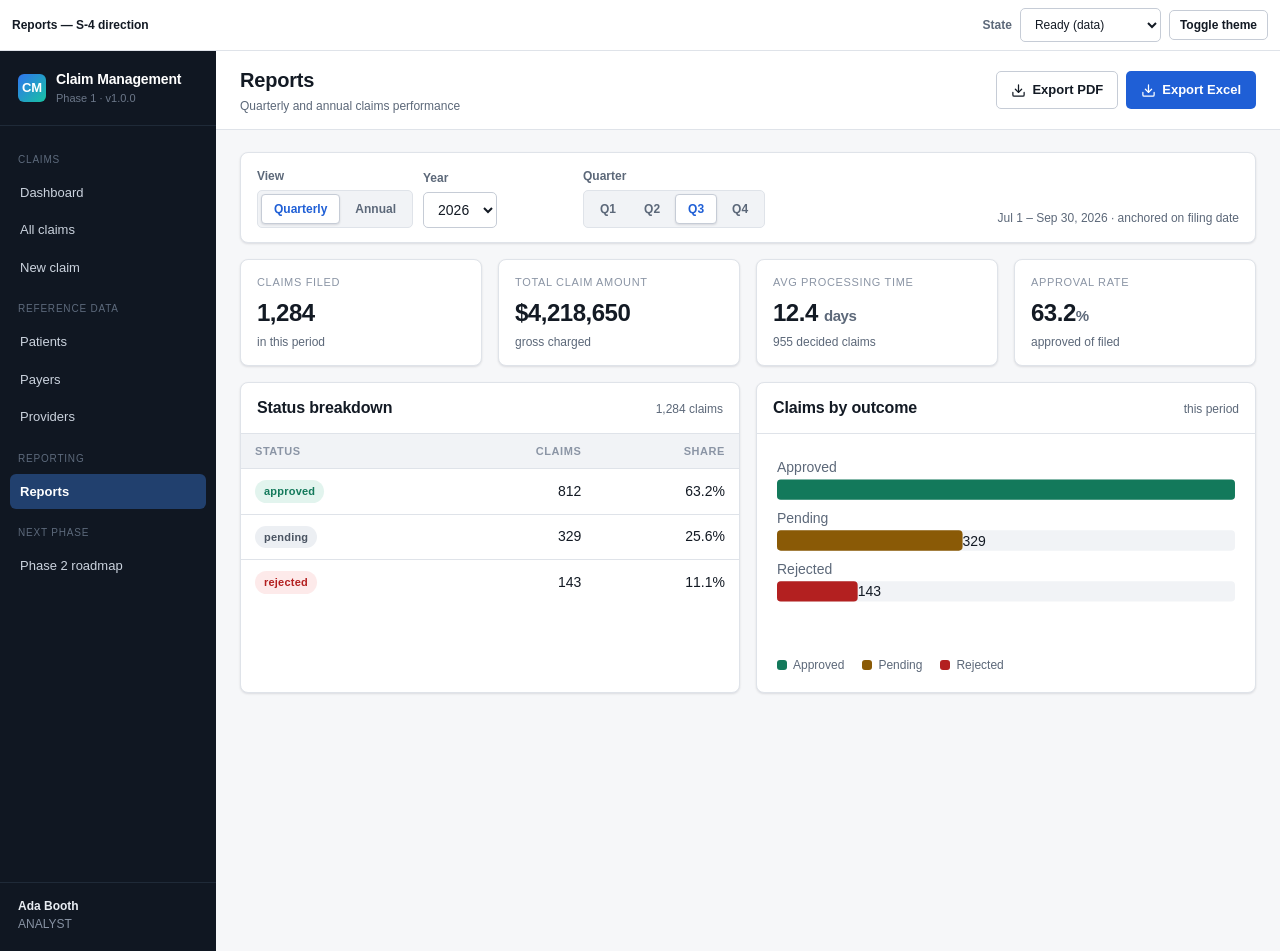
<file: docs/reporting/reports-design-mock/index.html>
<!doctype html>
<html lang="en" data-theme="light">
<head>
<meta charset="utf-8" />
<meta name="viewport" content="width=device-width, initial-scale=1" />
<title>Reports — design direction (S-4)</title>
<!--
  S-4 design mock for the Reports page. Loads the VERBATIM production
  stylesheet (styles.css, copied from frontend/src/styles.css) plus the
  additive reporting tokens (reporting.css == docs/reporting/reports-tokens.css).
  Open this file, use the State selector and Toggle theme button, and
  capture five states x 1440/390 x light/dark for review.
  Note: styles.css and reporting.css must sit alongside this file (they do,
  in this same docs/reporting/reports-design-mock/ folder).
-->
<link rel="stylesheet" href="styles.css" />
<link rel="stylesheet" href="reporting.css" />
<style>
  .mock-bar{position:sticky;top:0;z-index:60;display:flex;gap:8px;align-items:center;
    padding:8px 12px;background:var(--surface);border-bottom:1px solid var(--border);font-size:12px}
  .mock-bar .grow{flex:1}
  .lucide{width:15px;height:15px;stroke:currentColor;fill:none;stroke-width:2;
    stroke-linecap:round;stroke-linejoin:round;flex-shrink:0}
</style>
</head>
<body>
<div class="mock-bar">
  <strong>Reports — S-4 direction</strong>
  <span class="grow"></span>
  <label style="margin:0">State</label>
  <select id="state" style="width:auto">
    <option value="ready">Ready (data)</option>
    <option value="loading">Loading (skeleton)</option>
    <option value="empty">Empty (no data)</option>
    <option value="exporting">Export in progress</option>
    <option value="error">Error</option>
  </select>
  <button class="btn btn-secondary btn-sm" id="theme">Toggle theme</button>
</div>

<div class="app">
  <aside class="sidebar">
    <div class="brand">
      <div class="brand-mark">CM</div>
      <div><div class="brand-text">Claim Management</div><div class="brand-sub">Phase 1 &middot; v1.0.0</div></div>
    </div>
    <nav class="nav">
      <div class="nav-label">Claims</div>
      <a href="#">Dashboard</a>
      <a href="#">All claims</a>
      <a href="#">New claim</a>
      <div class="nav-label">Reference data</div>
      <a href="#">Patients</a><a href="#">Payers</a><a href="#">Providers</a>
      <div class="nav-label">Reporting</div>
      <a href="#" class="active">Reports</a>
      <div class="nav-label">Next phase</div>
      <a href="#">Phase 2 roadmap</a>
    </nav>
    <div class="sidebar-footer"><strong>Ada Booth</strong><span>ANALYST</span></div>
  </aside>

  <div class="main">
    <header class="topbar">
      <div class="topbar-title">
        <h1>Reports</h1>
        <span class="topbar-sub">Quarterly and annual claims performance</span>
      </div>
      <div class="btn-row" id="exports">
        <button class="btn btn-secondary" id="btnPdf">
          <svg class="lucide" viewBox="0 0 24 24"><path d="M21 15v4a2 2 0 0 1-2 2H5a2 2 0 0 1-2-2v-4"/><path d="M7 10l5 5 5-5"/><path d="M12 15V3"/></svg>
          Export PDF
        </button>
        <button class="btn" id="btnXlsx">
          <svg class="lucide" viewBox="0 0 24 24"><path d="M21 15v4a2 2 0 0 1-2 2H5a2 2 0 0 1-2-2v-4"/><path d="M7 10l5 5 5-5"/><path d="M12 15V3"/></svg>
          Export Excel
        </button>
      </div>
    </header>

    <div class="content" id="content"><!-- filled by JS per state --></div>
  </div>
</div>

<script>
const P = {
  filed: 1284, approved: 812, rejected: 143, pending: 329,
  total: 4218650, avg: 12.4, denom: 955,
};
function money(n){return n.toLocaleString('en-US',{style:'currency',currency:'USD',maximumFractionDigits:0});}

function controls(){
  return `
  <div class="card" style="margin-bottom:16px">
    <div class="filters" style="border-bottom:none">
      <div class="field">
        <label>View</label>
        <div class="segmented" role="group" aria-label="Report period type">
          <button aria-pressed="true">Quarterly</button>
          <button aria-pressed="false">Annual</button>
        </div>
      </div>
      <div class="field">
        <label>Year</label>
        <select style="width:auto"><option>2026</option><option>2025</option><option>2024</option></select>
      </div>
      <div class="field" id="qfield">
        <label>Quarter</label>
        <div class="segmented" role="group" aria-label="Quarter">
          <button aria-pressed="false">Q1</button>
          <button aria-pressed="false">Q2</button>
          <button aria-pressed="true">Q3</button>
          <button aria-pressed="false">Q4</button>
        </div>
      </div>
      <div class="field grow" style="text-align:right;align-self:flex-end">
        <span class="stat-note">Jul 1 &ndash; Sep 30, 2026 &middot; anchored on filing date</span>
      </div>
    </div>
  </div>`;
}

function statCards(){
  return `
  <div class="grid grid-4">
    <div class="card stat"><div class="stat-label">Claims filed</div>
      <div class="stat-value">${P.filed.toLocaleString()}</div>
      <div class="stat-note">in this period</div></div>
    <div class="card stat"><div class="stat-label">Total claim amount</div>
      <div class="stat-value">${money(P.total)}</div>
      <div class="stat-note">gross charged</div></div>
    <div class="card stat"><div class="stat-label">Avg processing time</div>
      <div class="stat-value">${P.avg} <span style="font-size:15px;color:var(--text-muted)">days</span></div>
      <div class="stat-note">${P.denom.toLocaleString()} decided claims</div></div>
    <div class="card stat"><div class="stat-label">Approval rate</div>
      <div class="stat-value">${((P.approved/P.filed)*100).toFixed(1)}<span style="font-size:15px;color:var(--text-muted)">%</span></div>
      <div class="stat-note">approved of filed</div></div>
  </div>`;
}

function breakdownAndChart(){
  const max = Math.max(P.approved,P.rejected,P.pending);
  const rows = [
    ['Approved', P.approved, 'var(--ok)'],
    ['Pending',  P.pending,  'var(--warn)'],
    ['Rejected', P.rejected, 'var(--danger)'],
  ];
  const chartH = 40*rows.length + 30;
  const barsSvg = rows.map((r,i)=>{
    const y = 20 + i*40;
    const w = (r[1]/max)*100;
    return `
      <text x="0" y="${y-6}" font-size="11" fill="var(--text-muted)">${r[0]}</text>
      <rect x="0" y="${y}" width="100%" height="16" rx="3" fill="var(--surface-2)"></rect>
      <rect x="0" y="${y}" width="${w}%" height="16" rx="3" fill="${r[2]}"></rect>
      <text x="calc(${w}% + 8px)" y="${y+12}" font-size="11" fill="var(--text)" style="font-variant-numeric:tabular-nums">${r[1].toLocaleString()}</text>`;
  }).join('');
  return `
  <div class="grid grid-2 mt-16">
    <div class="card">
      <div class="card-head"><h2>Status breakdown</h2><span class="stat-note">${P.filed.toLocaleString()} claims</span></div>
      <div class="card-body tight">
        <table>
          <thead><tr><th>Status</th><th class="num">Claims</th><th class="num">Share</th></tr></thead>
          <tbody>
            <tr><td><span class="badge badge-PAID">approved</span></td><td class="num">${P.approved.toLocaleString()}</td><td class="num">${((P.approved/P.filed)*100).toFixed(1)}%</td></tr>
            <tr><td><span class="badge badge-DRAFT">pending</span></td><td class="num">${P.pending.toLocaleString()}</td><td class="num">${((P.pending/P.filed)*100).toFixed(1)}%</td></tr>
            <tr><td><span class="badge badge-DENIED">rejected</span></td><td class="num">${P.rejected.toLocaleString()}</td><td class="num">${((P.rejected/P.filed)*100).toFixed(1)}%</td></tr>
          </tbody>
        </table>
      </div>
    </div>
    <div class="card">
      <div class="card-head"><h2>Claims by outcome</h2><span class="stat-note">this period</span></div>
      <div class="card-body">
        <div class="chart-frame">
          <svg viewBox="0 0 360 ${chartH}" preserveAspectRatio="xMinYMin meet" role="img" aria-label="Bar chart of approved, pending and rejected claim counts">
            ${barsSvg}
          </svg>
        </div>
        <div class="chart-legend">
          <span><span class="swatch" style="background:var(--ok)"></span>Approved</span>
          <span><span class="swatch" style="background:var(--warn)"></span>Pending</span>
          <span><span class="swatch" style="background:var(--danger)"></span>Rejected</span>
        </div>
      </div>
    </div>
  </div>`;
}

function ready(){ return controls()+statCards()+breakdownAndChart(); }

function loading(){
  const sk = '<div class="card stat"><div class="skeleton skeleton-line" style="width:50%"></div><div class="skeleton skeleton-value"></div><div class="skeleton skeleton-line" style="width:40%"></div></div>';
  return controls()+
    `<div class="grid grid-4">${sk+sk+sk+sk}</div>
     <div class="grid grid-2 mt-16">
       <div class="card"><div class="card-head"><h2>Status breakdown</h2></div><div class="card-body">
         <div class="skeleton skeleton-line" style="width:90%"></div>
         <div class="skeleton skeleton-line" style="width:80%"></div>
         <div class="skeleton skeleton-line" style="width:85%"></div></div></div>
       <div class="card"><div class="card-head"><h2>Claims by outcome</h2></div><div class="card-body">
         <div class="skeleton skeleton-chart"></div></div></div>
     </div>`;
}

function empty(){
  return controls()+
   `<div class="card"><div class="card-body"><div class="empty">
      <div class="empty-title">No claims were filed in Q3 2026</div>
      <div>Pick another period, or <a href="#">file a claim</a> to start populating this report.</div>
   </div></div></div>`;
}

function error(){
  return controls()+
   `<div class="alert alert-error">We couldn't load this report. Check your connection and try again.</div>`+
   `<div class="card"><div class="card-body"><div class="empty">
      <div class="empty-title">Report unavailable</div>
      <div><button class="btn btn-secondary btn-sm">Retry</button></div></div></div></div>`;
}

const content = document.getElementById('content');
function render(state){
  document.getElementById('btnXlsx').className = 'btn';
  document.getElementById('btnXlsx').innerHTML =
    '<svg class="lucide" viewBox="0 0 24 24"><path d="M21 15v4a2 2 0 0 1-2 2H5a2 2 0 0 1-2-2v-4"/><path d="M7 10l5 5 5-5"/><path d="M12 15V3"/></svg> Export Excel';
  if(state==='ready') content.innerHTML = ready();
  else if(state==='loading') content.innerHTML = loading();
  else if(state==='empty') content.innerHTML = empty();
  else if(state==='error') content.innerHTML = error();
  else if(state==='exporting'){
    content.innerHTML = ready();
    const b = document.getElementById('btnXlsx');
    b.className = 'btn is-busy';
    b.innerHTML = '<span class="spinner"></span> Preparing Excel&hellip;';
  }
}
document.getElementById('state').addEventListener('change', e=>render(e.target.value));
document.getElementById('theme').addEventListener('click', ()=>{
  const h = document.documentElement;
  h.setAttribute('data-theme', h.getAttribute('data-theme')==='dark'?'light':'dark');
});
render('ready');
</script>
</body>
</html>
</file>
<file: docs/reporting/reports-design-mock/styles.css>
/* Copy of frontend/src/styles.css (Demo2) so the S-4 design mock renders
   standalone. This is a REFERENCE copy for the mock only — the source of
   truth remains frontend/src/styles.css. Do not edit here. */
:root {
  --bg:            #f6f7f9;
  --surface:       #ffffff;
  --surface-2:     #f1f3f6;
  --border:        #dfe3e9;
  --border-strong: #c6ccd6;

  --text:          #131a24;
  --text-muted:    #5c6879;
  --text-faint:    #8b95a5;

  --accent:        #1f5fd6;
  --accent-hover:  #174ab0;
  --accent-soft:   #e8effc;

  --ok:            #13795b;
  --ok-soft:       #e2f4ee;
  --warn:          #8a5a06;
  --warn-soft:     #fdf1dc;
  --danger:        #b32020;
  --danger-soft:   #fdeaea;
  --neutral:       #4a5462;
  --neutral-soft:  #eceff3;
  --info:          #2a5c9a;
  --info-soft:     #e6eefa;

  --radius:   8px;
  --radius-s: 5px;
  --shadow:   0 1px 2px rgba(17, 24, 39, .06), 0 1px 3px rgba(17, 24, 39, .06);
  --shadow-lg:0 8px 28px rgba(17, 24, 39, .14);

  --font: ui-sans-serif, -apple-system, "Segoe UI", Roboto, "Helvetica Neue", Arial, sans-serif;
  --mono: ui-monospace, "SF Mono", "JetBrains Mono", Menlo, Consolas, monospace;
}

* { box-sizing: border-box; }
html, body, #root { height: 100%; }
body { margin: 0; background: var(--bg); color: var(--text); font-family: var(--font);
  font-size: 14px; line-height: 1.5; -webkit-font-smoothing: antialiased; }
a { color: var(--accent); text-decoration: none; }
a:hover { text-decoration: underline; }
h1, h2, h3 { margin: 0; font-weight: 650; letter-spacing: -.01em; }
h1 { font-size: 20px; } h2 { font-size: 16px; } h3 { font-size: 14px; }

.app { display: flex; min-height: 100vh; }
.sidebar { width: 216px; flex-shrink: 0; background: #101722; color: #cbd3de;
  display: flex; flex-direction: column; padding: 18px 0; }
.brand { padding: 0 18px 18px; display: flex; align-items: center; gap: 10px;
  border-bottom: 1px solid #1f2a38; margin-bottom: 12px; }
.brand-mark { width: 28px; height: 28px; border-radius: 6px;
  background: linear-gradient(135deg, #2f74ef, #17c3a2); display: grid; place-items: center;
  color: #fff; font-weight: 700; font-size: 13px; }
.brand-text { color: #fff; font-weight: 650; font-size: 14px; letter-spacing: -.01em; }
.brand-sub { color: #6b7789; font-size: 11px; }
.nav { display: flex; flex-direction: column; gap: 2px; padding: 0 10px; flex: 1; }
.nav-label { font-size: 10px; text-transform: uppercase; letter-spacing: .08em;
  color: #5d6a7c; padding: 14px 8px 6px; }
.nav a { display: block; padding: 8px 10px; border-radius: 6px; color: #cbd3de;
  font-size: 13px; text-decoration: none; }
.nav a:hover { background: #1a2330; color: #fff; text-decoration: none; }
.nav a.active { background: #21406e; color: #fff; font-weight: 550; }
.sidebar-footer { padding: 14px 18px 0; border-top: 1px solid #1f2a38; font-size: 12px; color: #8792a3; }
.sidebar-footer strong { color: #e8edf3; display: block; font-weight: 550; }
.main { flex: 1; min-width: 0; display: flex; flex-direction: column; }
.topbar { background: var(--surface); border-bottom: 1px solid var(--border); padding: 14px 24px;
  display: flex; align-items: center; justify-content: space-between; gap: 16px; }
.topbar-title { display: flex; flex-direction: column; gap: 2px; }
.topbar-sub { font-size: 12px; color: var(--text-muted); }
.content { padding: 22px 24px 48px; flex: 1; }

.card { background: var(--surface); border: 1px solid var(--border);
  border-radius: var(--radius); box-shadow: var(--shadow); }
.card-head { padding: 13px 16px; border-bottom: 1px solid var(--border);
  display: flex; align-items: center; justify-content: space-between; gap: 12px; }
.card-body { padding: 16px; }
.card-body.tight { padding: 0; }
.grid { display: grid; gap: 16px; }
.grid-4 { grid-template-columns: repeat(4, minmax(0, 1fr)); }
.grid-3 { grid-template-columns: repeat(3, minmax(0, 1fr)); }
.grid-2 { grid-template-columns: repeat(2, minmax(0, 1fr)); }
@media (max-width: 1100px) { .grid-4 { grid-template-columns: repeat(2, minmax(0,1fr)); } }
@media (max-width: 820px)  { .grid-4, .grid-3, .grid-2 { grid-template-columns: 1fr; } }
.stat { padding: 14px 16px; }
.stat-label { font-size: 11px; text-transform: uppercase; letter-spacing: .06em; color: var(--text-faint); }
.stat-value { font-size: 24px; font-weight: 650; margin-top: 4px; letter-spacing: -.02em; }
.stat-note { font-size: 12px; color: var(--text-muted); margin-top: 2px; }

table { width: 100%; border-collapse: collapse; }
th { text-align: left; font-size: 11px; font-weight: 600; text-transform: uppercase;
  letter-spacing: .05em; color: var(--text-faint); padding: 9px 14px;
  border-bottom: 1px solid var(--border); background: var(--surface-2); white-space: nowrap; }
td { padding: 11px 14px; border-bottom: 1px solid var(--border); vertical-align: middle; }
tbody tr:last-child td { border-bottom: none; }
tbody tr.clickable { cursor: pointer; }
tbody tr.clickable:hover { background: var(--accent-soft); }
.num { text-align: right; font-variant-numeric: tabular-nums; }
.mono { font-family: var(--mono); font-size: 12.5px; }

label { display: block; font-size: 12px; font-weight: 550; color: var(--text-muted); margin-bottom: 5px; }
input, select, textarea { width: 100%; padding: 8px 10px; border: 1px solid var(--border-strong);
  border-radius: var(--radius-s); font: inherit; background: var(--surface); color: var(--text); }
input:focus, select:focus, textarea:focus { outline: none; border-color: var(--accent);
  box-shadow: 0 0 0 3px var(--accent-soft); }
input:disabled, select:disabled, textarea:disabled { background: var(--surface-2); color: var(--text-muted); }
textarea { resize: vertical; min-height: 68px; }
.field { margin-bottom: 14px; }
.field-error { color: var(--danger); font-size: 12px; margin-top: 4px; }
.field-hint  { color: var(--text-faint); font-size: 12px; margin-top: 4px; }

.btn { display: inline-flex; align-items: center; justify-content: center; gap: 6px;
  padding: 8px 14px; border: 1px solid transparent; border-radius: var(--radius-s);
  font: inherit; font-weight: 550; font-size: 13px; cursor: pointer;
  background: var(--accent); color: #fff; white-space: nowrap; }
.btn:hover:not(:disabled) { background: var(--accent-hover); }
.btn:disabled { opacity: .5; cursor: not-allowed; }
.btn-secondary { background: var(--surface); color: var(--text); border-color: var(--border-strong); }
.btn-secondary:hover:not(:disabled) { background: var(--surface-2); }
.btn-danger { background: var(--danger); }
.btn-danger:hover:not(:disabled) { background: #8f1a1a; }
.btn-sm { padding: 5px 10px; font-size: 12px; }
.btn-row { display: flex; gap: 8px; flex-wrap: wrap; }

.badge { display: inline-block; padding: 3px 9px; border-radius: 999px;
  font-size: 11px; font-weight: 600; letter-spacing: .02em; white-space: nowrap; }
.badge-DRAFT          { background: var(--neutral-soft); color: var(--neutral); }
.badge-SUBMITTED      { background: var(--info-soft);    color: var(--info); }
.badge-ACCEPTED       { background: var(--accent-soft);  color: var(--accent); }
.badge-REJECTED       { background: var(--warn-soft);    color: var(--warn); }
.badge-PARTIALLY_PAID { background: var(--warn-soft);    color: var(--warn); }
.badge-PAID           { background: var(--ok-soft);      color: var(--ok); }
.badge-DENIED         { background: var(--danger-soft);  color: var(--danger); }
.badge-APPEALED       { background: var(--info-soft);    color: var(--info); }
.badge-VOID           { background: var(--neutral-soft); color: var(--text-faint); }

.filters { display: flex; gap: 10px; flex-wrap: wrap; align-items: flex-end;
  padding: 14px 16px; border-bottom: 1px solid var(--border); }
.filters .field { margin: 0; min-width: 150px; flex: 0 1 auto; }
.filters .field.grow { flex: 1 1 220px; }
.pagination { display: flex; align-items: center; justify-content: space-between;
  padding: 11px 16px; border-top: 1px solid var(--border); font-size: 12px; color: var(--text-muted); }
.empty { padding: 44px 20px; text-align: center; color: var(--text-muted); }
.empty-title { font-weight: 600; color: var(--text); margin-bottom: 4px; }
.alert { padding: 10px 13px; border-radius: var(--radius-s); font-size: 13px;
  margin-bottom: 14px; border: 1px solid transparent; }
.alert-error { background: var(--danger-soft); border-color: #f3c9c9; color: #7f1717; }
.alert-info  { background: var(--info-soft);   border-color: #c6dbf4; color: #1d4373; }
.alert-warn  { background: var(--warn-soft);   border-color: #f0d8a8; color: #6d470a; }
.alert-ok    { background: var(--ok-soft);     border-color: #b9e4d5; color: #0d5c46; }
</file>
<file: docs/reporting/reports-design-mock/reporting.css>
/* Additive reporting tokens/styles — identical to docs/reporting/reports-tokens.css.
   Kept alongside the mock so index.html renders when opened directly. */

/* Segmented control */
.segmented { display: inline-flex; padding: 3px; gap: 2px; background: var(--surface-2);
  border: 1px solid var(--border); border-radius: var(--radius-s); }
.segmented button { appearance: none; border: 1px solid transparent; background: transparent;
  color: var(--text-muted); font: inherit; font-size: 12px; font-weight: 550; padding: 5px 12px;
  border-radius: 4px; cursor: pointer; white-space: nowrap;
  transition: background 180ms ease-out, color 180ms ease-out; }
.segmented button:hover:not([aria-pressed="true"]):not(:disabled) { color: var(--text);
  background: rgba(19, 26, 36, .04); }
.segmented button[aria-pressed="true"] { background: var(--surface); color: var(--accent);
  border-color: var(--border-strong); box-shadow: var(--shadow); }
.segmented button:focus-visible { outline: none; box-shadow: 0 0 0 3px var(--accent-soft); }
.segmented button:disabled { opacity: .5; cursor: not-allowed; }

/* Chart frame + legend */
.chart-frame { width: 100%; padding: 4px 4px 0; }
.chart-frame svg { width: 100%; height: auto; display: block; }
.chart-legend { display: flex; flex-wrap: wrap; gap: 8px 18px; padding: 12px 4px 2px;
  font-size: 12px; color: var(--text-muted); }
.chart-legend .swatch { display: inline-block; width: 10px; height: 10px; border-radius: 3px;
  margin-right: 6px; vertical-align: -1px; }

/* Skeleton */
@keyframes skeleton-shimmer { 0% { background-position: -200px 0; }
  100% { background-position: calc(200px + 100%) 0; } }
.skeleton { border-radius: var(--radius-s); background: var(--surface-2);
  background-image: linear-gradient(90deg, var(--surface-2) 0px, #e9edf2 40px, var(--surface-2) 80px);
  background-size: 200px 100%; background-repeat: no-repeat;
  animation: skeleton-shimmer 1200ms ease-in-out infinite; }
.skeleton-line  { height: 12px; margin: 6px 0; }
.skeleton-value { height: 26px; width: 60%; margin-top: 6px; }
.skeleton-chart { height: 220px; margin: 4px 0; }
@media (prefers-reduced-motion: reduce) { .skeleton { animation: none; } }

/* Button busy state */
.spinner { width: 13px; height: 13px; border: 2px solid currentColor; border-top-color: transparent;
  border-radius: 50%; animation: spin 600ms linear infinite; flex-shrink: 0; }
.btn.is-busy { pointer-events: none; opacity: .8; }
@keyframes spin { to { transform: rotate(360deg); } }
@media (prefers-reduced-motion: reduce) { .spinner { animation-duration: 0s; } }

.mt-16 { margin-top: 16px; }
.mt-8  { margin-top: 8px; }

/* Dark theme tokens (designed, not inverted) */
[data-theme="dark"] {
  --bg:#0d131c; --surface:#141d29; --surface-2:#1c2836; --border:#2a3948; --border-strong:#3a4c5e;
  --text:#e7ecf3; --text-muted:#a3b0c0; --text-faint:#6f7d8f;
  --accent:#5b9bff; --accent-hover:#78adff; --accent-soft:#16233b;
  --ok:#4ecf9e; --ok-soft:#122a24; --warn:#e3ab54; --warn-soft:#2c2312;
  --danger:#f08a8a; --danger-soft:#2e1717; --neutral:#9aa6b4; --neutral-soft:#212c39;
  --info:#78aef0; --info-soft:#16273c;
  --shadow:0 1px 2px rgba(0,0,0,.40), 0 1px 3px rgba(0,0,0,.30);
  --shadow-lg:0 8px 28px rgba(0,0,0,.55);
}
[data-theme="dark"] .skeleton { background-image: linear-gradient(90deg,
  var(--surface-2) 0px, #24303f 40px, var(--surface-2) 80px); }
[data-theme="dark"] .segmented button:hover:not([aria-pressed="true"]):not(:disabled) {
  background: rgba(255,255,255,.05); }
</file>
